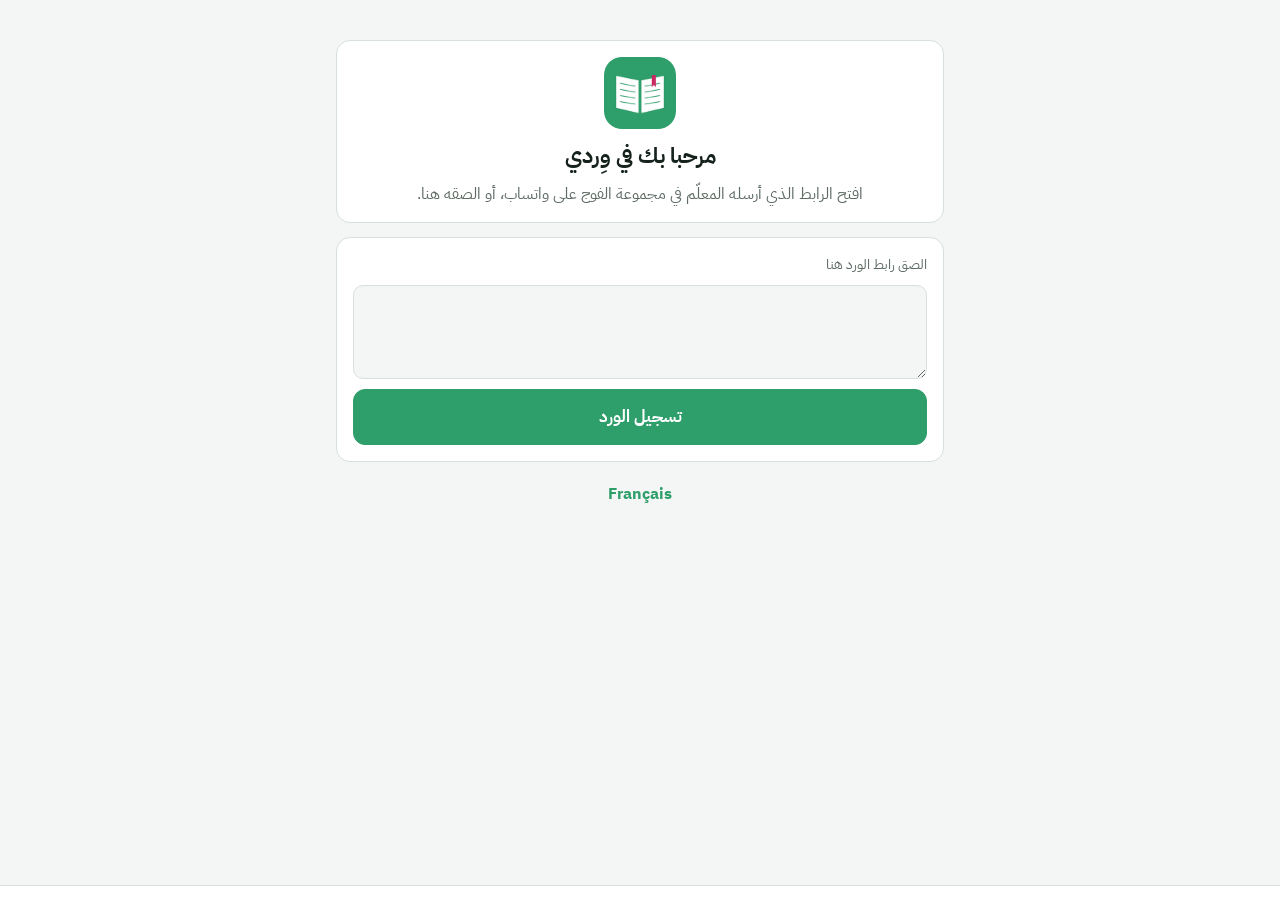
<file: index.html>
<!doctype html>
<html lang="ar" dir="rtl">
<head>
<meta charset="utf-8">
<meta name="viewport" content="width=device-width, initial-scale=1, viewport-fit=cover">
<title>وِردي</title>
<meta name="description" content="متابعة الورد اليومي من القرآن الكريم">
<meta name="theme-color" content="#2E9E6B">
<link rel="manifest" href="manifest.webmanifest">
<link rel="icon" href="icon-192.png">
<link rel="apple-touch-icon" href="apple-touch-icon.png">
<meta name="apple-mobile-web-app-capable" content="yes">
<meta name="apple-mobile-web-app-title" content="وِردي">
<link rel="preconnect" href="https://fonts.googleapis.com">
<link rel="preconnect" href="https://fonts.gstatic.com" crossorigin>
<link rel="stylesheet" href="https://fonts.googleapis.com/css2?family=IBM+Plex+Sans+Arabic:wght@400;500;700&family=Amiri:wght@400;700&display=swap">
<link rel="stylesheet" href="app.css">
<style>
  .nav { position: fixed; bottom: 0; left: 0; right: 0; display: flex; background: var(--surface); border-top: 1px solid var(--line);
         padding: 6px 0 calc(8px + env(safe-area-inset-bottom, 0px)); z-index: 30; }
  .nav button { flex: 1; border: 0; background: none; color: var(--muted); display: flex; flex-direction: column; align-items: center; gap: 2px; font-size: 13px; padding: 4px; }
  .nav button[aria-current="page"] { color: var(--green); font-weight: 700; }
  .nav svg { width: 24px; height: 24px; }
  .hero { text-align: center; align-items: center; }
  .date { color: var(--blue); font-weight: 700; font-size: 20px; }
  .wird { font-family: var(--f-quran); font-size: clamp(26px, 8vw, 36px); font-weight: 700; line-height: 1.5; text-wrap: balance; }
  .bar { height: 8px; border-radius: 4px; background: var(--line); overflow: hidden; }
  .bar i { display: block; height: 100%; background: var(--green); }
  .mhead { display: flex; align-items: center; gap: 8px; }
  .mhead h2 { flex: 1; text-align: center; color: var(--pink); }
  .iconbtn { border: 1px solid var(--line); background: var(--surface); color: var(--ink); width: 42px; height: 42px; border-radius: 50%; font-size: 20px; }
  .iconbtn:disabled { opacity: .3; }
  .sendbar { position: fixed; left: 0; right: 0; bottom: calc(66px + env(safe-area-inset-bottom, 0px)); padding: 0 16px; z-index: 20; }
  .sendbar .btn { max-width: 608px; margin: 0 auto; display: block; width: 100%; box-shadow: 0 6px 18px rgba(0,0,0,.18); }
</style>
</head>
<body>
<main class="wrap" id="app"></main>
<div id="extra"></div>
<nav class="nav" id="nav" hidden></nav>
<div id="layer"></div>
<script src="core.js"></script>
<script src="student.js"></script>
<script>
  if ("serviceWorker" in navigator && location.protocol === "https:") navigator.serviceWorker.register("sw.js");
</script>
</body>
</html>
</file>
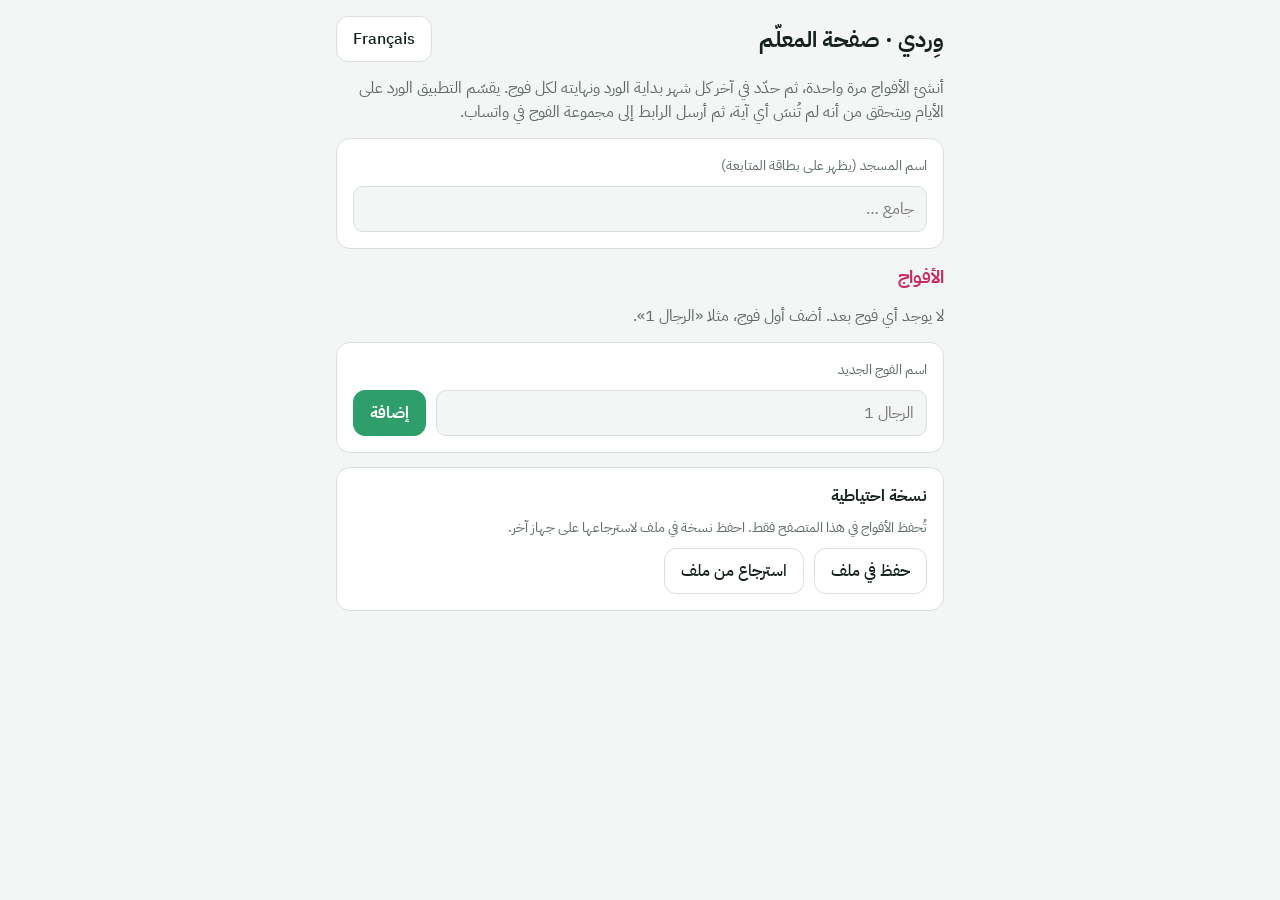
<file: enseignant.html>
<!doctype html>
<html lang="ar" dir="rtl">
<head>
<meta charset="utf-8">
<meta name="viewport" content="width=device-width, initial-scale=1, viewport-fit=cover">
<title>وِردي — صفحة المعلّم</title>
<meta name="theme-color" content="#2E9E6B">
<link rel="icon" href="icon-192.png">
<link rel="preconnect" href="https://fonts.googleapis.com">
<link rel="preconnect" href="https://fonts.gstatic.com" crossorigin>
<link rel="stylesheet" href="https://fonts.googleapis.com/css2?family=IBM+Plex+Sans+Arabic:wght@400;500;700&family=Amiri:wght@400;700&display=swap">
<link rel="stylesheet" href="app.css">
</head>
<body>
<main class="wrap" id="app" aria-live="polite"></main>
<div id="layer"></div>
<script src="core.js"></script>
<script src="teacher.js"></script>
</body>
</html>
</file>
<file: app.css>
/* وِردي — styles communs (page enseignant + application élève).
   Couleurs reprises de la carte papier : vert (titres), rose (en-têtes), bleu (jours). */
:root {
  --bg: #F3F6F4; --surface: #FFFFFF; --ink: #16231C; --muted: #5D6B63; --line: #D8E0DB;
  --green: #2E9E6B; --green-ink: #FFFFFF; --green-soft: #DDF3E7; --pink: #C92A62; --pink-soft: #FBE7EE;
  --blue: #1E7FBF; --wa: #1FAF55; --today: #E9F7EF; --danger: #B3261E; --danger-soft: #FCE8E6;
  --f-ui: "IBM Plex Sans Arabic", system-ui, "Segoe UI", Tahoma, sans-serif;
  --f-quran: "Amiri", "Traditional Arabic", "Noto Naskh Arabic", serif;
  --r: 14px;
  color-scheme: light;
}
@media (prefers-color-scheme: dark) {
  :root {
    --bg: #0F1612; --surface: #18221C; --ink: #E6EEE9; --muted: #9DAEA4; --line: #2C3B32;
    --green: #4FC48C; --green-ink: #06210F; --green-soft: #1B3D2C; --pink: #F07FA6; --pink-soft: #3A1F2A;
    --blue: #6EBDF0; --wa: #3BDB78; --today: #1A3427; --danger: #F2B8B5; --danger-soft: #3B1F1D;
    color-scheme: dark;
  }
}
* { box-sizing: border-box; }
html { -webkit-text-size-adjust: 100%; }
body {
  margin: 0; background: var(--bg); color: var(--ink); font-family: var(--f-ui); font-size: 16px; line-height: 1.5;
  padding: env(safe-area-inset-top, 0) 0 env(safe-area-inset-bottom, 0);
}
.wrap { max-width: 640px; margin: 0 auto; padding: 16px 16px 110px; display: flex; flex-direction: column; gap: 14px; }
h1 { font-size: 22px; margin: 0; text-wrap: balance; }
h2 { font-size: 18px; margin: 0; }
h3 { font-size: 16px; margin: 0; }
p { margin: 0; }
.muted { color: var(--muted); }
.small { font-size: 13.5px; }
.quran { font-family: var(--f-quran); }
.card { background: var(--surface); border: 1px solid var(--line); border-radius: var(--r); padding: 16px; display: flex; flex-direction: column; gap: 10px; min-width: 0; }
.card.soft { background: var(--green-soft); border-color: transparent; }
.row { display: flex; align-items: center; gap: 10px; flex-wrap: wrap; }
.row > .grow { flex: 1 1 auto; min-width: 0; }
.k { color: var(--pink); font-weight: 700; }
.ok { color: var(--green); font-weight: 700; }
.err { color: var(--danger); }
.errbox { background: var(--danger-soft); color: var(--danger); border-radius: 10px; padding: 10px 12px; }
label { font-size: 14px; color: var(--muted); }
input, select, textarea {
  font: inherit; color: var(--ink); background: var(--bg); border: 1px solid var(--line); border-radius: 10px;
  padding: 10px 12px; min-width: 0; width: 100%;
}
input[aria-invalid="true"] { border-color: var(--danger); background: var(--danger-soft); }
button { font: inherit; cursor: pointer; }
.btn { border: 1px solid var(--line); background: var(--surface); color: var(--ink); border-radius: 12px; padding: 10px 16px; font-weight: 500; }
.btn:hover { border-color: var(--green); }
.btn.primary { background: var(--green); border-color: var(--green); color: var(--green-ink); font-weight: 700; }
.btn.wa { background: var(--wa); border-color: var(--wa); color: #fff; font-weight: 700; }
.btn.danger { color: var(--danger); }
.btn.block { width: 100%; padding: 14px; font-size: 17px; }
.btn:disabled { opacity: .45; cursor: not-allowed; }
.link { border: 0; background: none; color: var(--green); font-weight: 700; padding: 6px 4px; }
:focus-visible { outline: 3px solid var(--blue); outline-offset: 2px; }
.chip { display: inline-flex; align-items: center; gap: 6px; border-radius: 999px; padding: 3px 10px; font-size: 13px; background: var(--bg); border: 1px solid var(--line); }
.chip.on { background: var(--green-soft); border-color: transparent; color: var(--ink); }
.toast { position: fixed; top: calc(12px + env(safe-area-inset-top, 0px)); left: 16px; right: 16px; max-width: 520px; margin: 0 auto;
  background: var(--ink); color: var(--bg); border-radius: 12px; padding: 12px 16px; text-align: center; z-index: 50; }
.stepper { display: inline-flex; align-items: center; gap: 8px; }
.stepper button { width: 40px; height: 40px; border-radius: 50%; border: 1px solid var(--line); background: var(--bg); color: var(--ink); font-size: 20px; }
.stepper b { min-width: 28px; text-align: center; font-size: 20px; font-variant-numeric: tabular-nums; }
.verse-in { display: grid; grid-template-columns: 1fr 92px; gap: 8px; }
.parts { display: flex; flex-direction: column; }
.parts .p { display: grid; grid-template-columns: 28px 1fr auto; gap: 8px; align-items: baseline; padding: 7px 0; border-top: 1px solid var(--line); }
.parts .p .n { color: var(--muted); font-variant-numeric: tabular-nums; }
.parts .p .t { font-family: var(--f-quran); font-size: 18px; }
.parts .p .m { color: var(--muted); font-size: 13px; white-space: nowrap; font-variant-numeric: tabular-nums; }
.days { display: flex; flex-direction: column; border-top: 1px solid var(--line); }
.day { display: grid; grid-template-columns: 92px 1fr 40px; gap: 6px; align-items: center; padding: 8px 6px; border-bottom: 1px solid var(--line); }
.day.is-today { background: var(--today); border-radius: 8px; }
.day .dn { color: var(--blue); font-weight: 700; font-size: 15px; }
.day .dd { color: var(--muted); font-size: 12.5px; font-variant-numeric: tabular-nums; }
.day .dw { text-align: center; font-family: var(--f-quran); font-size: 17px; }
.day input[type="checkbox"] { width: 24px; height: 24px; accent-color: var(--green); justify-self: center; }
.overlay { position: fixed; inset: 0; background: rgba(0, 0, 0, .45); display: flex; align-items: flex-end; justify-content: center; z-index: 40; padding: 12px; }
@media (min-width: 640px) { .overlay { align-items: center; } }
.sheet { background: var(--surface); border-radius: 20px; padding: 18px; width: 100%; max-width: 560px; max-height: 92vh; overflow-y: auto; display: flex; flex-direction: column; gap: 12px; }
.sheet .actions { display: flex; justify-content: flex-end; gap: 8px; flex-wrap: wrap; }
.tablewrap { overflow-x: auto; }
table.month { width: 100%; border-collapse: collapse; font-size: 14px; }
table.month th, table.month td { border: 1px solid var(--line); padding: 5px 6px; text-align: center; }
table.month th { background: var(--pink-soft); color: var(--pink); }
table.month td.d { color: var(--blue); font-weight: 700; }
table.month td.w { font-family: var(--f-quran); font-size: 16px; }
@media (prefers-reduced-motion: no-preference) { .toast { animation: rise .2s ease-out; } @keyframes rise { from { transform: translateY(-10px); opacity: 0; } } }
</file>
